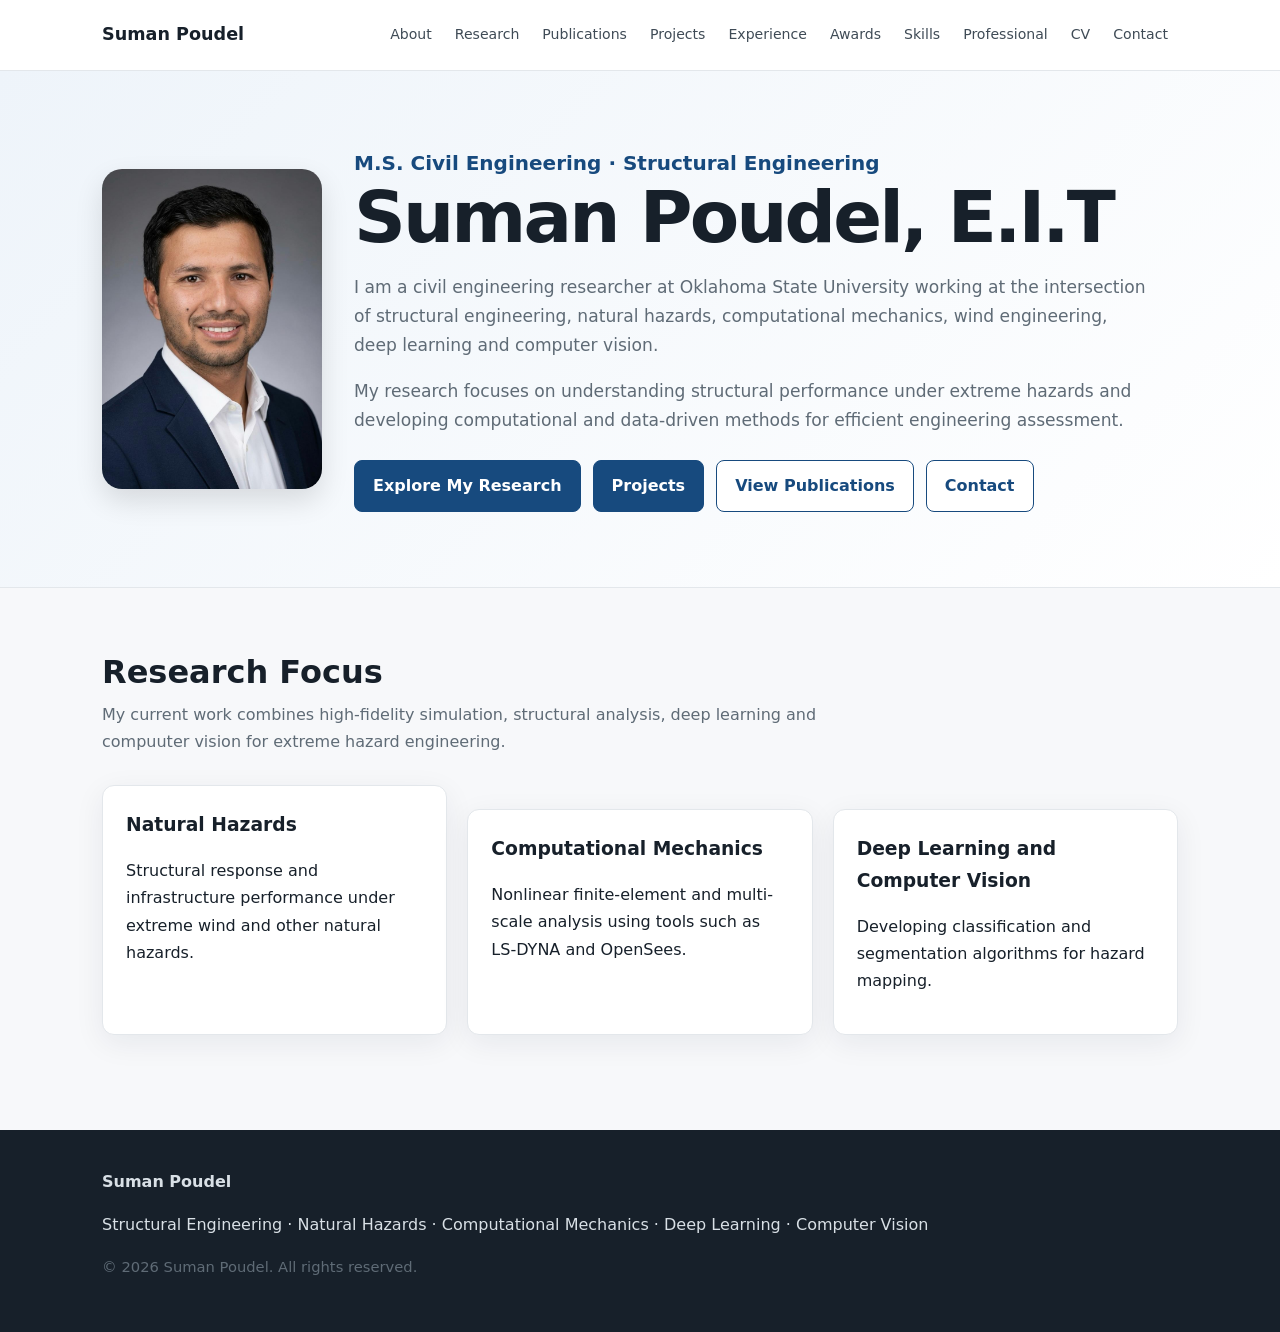
<file: index.html>
<!doctype html>
<html lang="en">
  <head>
    <meta charset="utf-8" />
    <meta content="width=device-width,initial-scale=1.0" name="viewport" />
    <meta content="Academic website of Suman Poudel" name="description" />
    <title>Home | Suman Poudel</title>
    <link href="style.css" rel="stylesheet" />
  </head>
  <body>
    <nav class="nav">
      <div class="nav-inner">
        <a class="brand" href="index.html"> Suman Poudel</a>
        <button
          aria-label="Open navigation"
          class="menu-toggle"
          onclick="toggleMenu()"
        >
          ☰
        </button>
        <div class="menu" id="menu">
          <a href="about.html"> About </a>
          <a href="research.html"> Research </a>
          <a href="publications.html"> Publications </a>
          <a href="projects.html"> Projects </a>
          <a href="experience.html"> Experience </a>
          <a href="awards.html"> Awards </a>
          <a href="skills.html"> Skills </a>
          <a href="professional.html"> Professional </a>
          <a href="cv.html"> CV </a>
          <a href="contact.html"> Contact </a>
        </div>
      </div>
    </nav>
    <main>
      <header class="hero">
        <div class="container hero-inner">
          <div class="hero-portrait">
            <img src="potrait_1.jpeg" alt="Suman Poudel portrait" />
          </div>
          <div class="hero-copy">
            <div class="subtitle">
              M.S. Civil Engineering · Structural Engineering
            </div>
            <h1>Suman Poudel, E.I.T</h1>
            <p>
              I am a civil engineering researcher at Oklahoma State University
              working at the intersection of structural engineering, natural
              hazards, computational mechanics, wind engineering, deep learning
              and computer vision.
            </p>
            <p>
              My research focuses on understanding structural performance under
              extreme hazards and developing computational and data-driven
              methods for efficient engineering assessment.
            </p>
            <div class="actions">
              <a class="btn primary" href="research.html">
                Explore My Research
              </a>
              <a class="btn primary" href="projects.html"> Projects </a>
              <a class="btn secondary" href="publications.html">
                View Publications
              </a>

              <a class="btn secondary" href="contact.html"> Contact </a>
            </div>
          </div>
        </div>
      </header>
      <section>
        <div class="container">
          <h2 class="section-title">Research Focus</h2>
          <p class="section-intro">
            My current work combines high-fidelity simulation, structural
            analysis, deep learning and compuuter vision for extreme hazard
            engineering.
          </p>
          <div class="grid three">
            <div class="card">
              <h3>Natural Hazards</h3>
              <p>
                Structural response and infrastructure performance under extreme
                wind and other natural hazards.
              </p>
            </div>
            <div class="card">
              <h3>Computational Mechanics</h3>
              <p>
                Nonlinear finite-element and multi-scale analysis using tools
                such as LS-DYNA and OpenSees.
              </p>
            </div>
            <div class="card">
              <h3>Deep Learning and Computer Vision</h3>
              <p>
                Developing classification and segmentation algorithms for hazard
                mapping.
              </p>
            </div>
          </div>
        </div>
      </section>
    </main>
    <footer>
      <div class="container">
        <strong> Suman Poudel </strong>
        <p>
          Structural Engineering · Natural Hazards · Computational Mechanics ·
          Deep Learning · Computer Vision
        </p>
        <p class="small">
          ©
          <span id="year"> </span>
          Suman Poudel. All rights reserved.
        </p>
      </div>
    </footer>
    <script>
      function toggleMenu() {
        document.getElementById("menu").classList.toggle("open");
      }
      document
        .querySelectorAll(".menu a")
        .forEach((a) =>
          a.addEventListener("click", () =>
            document.getElementById("menu").classList.remove("open"),
          ),
        );
      document.getElementById("year").textContent = new Date().getFullYear();
    </script>
  </body>
</html>
</file>
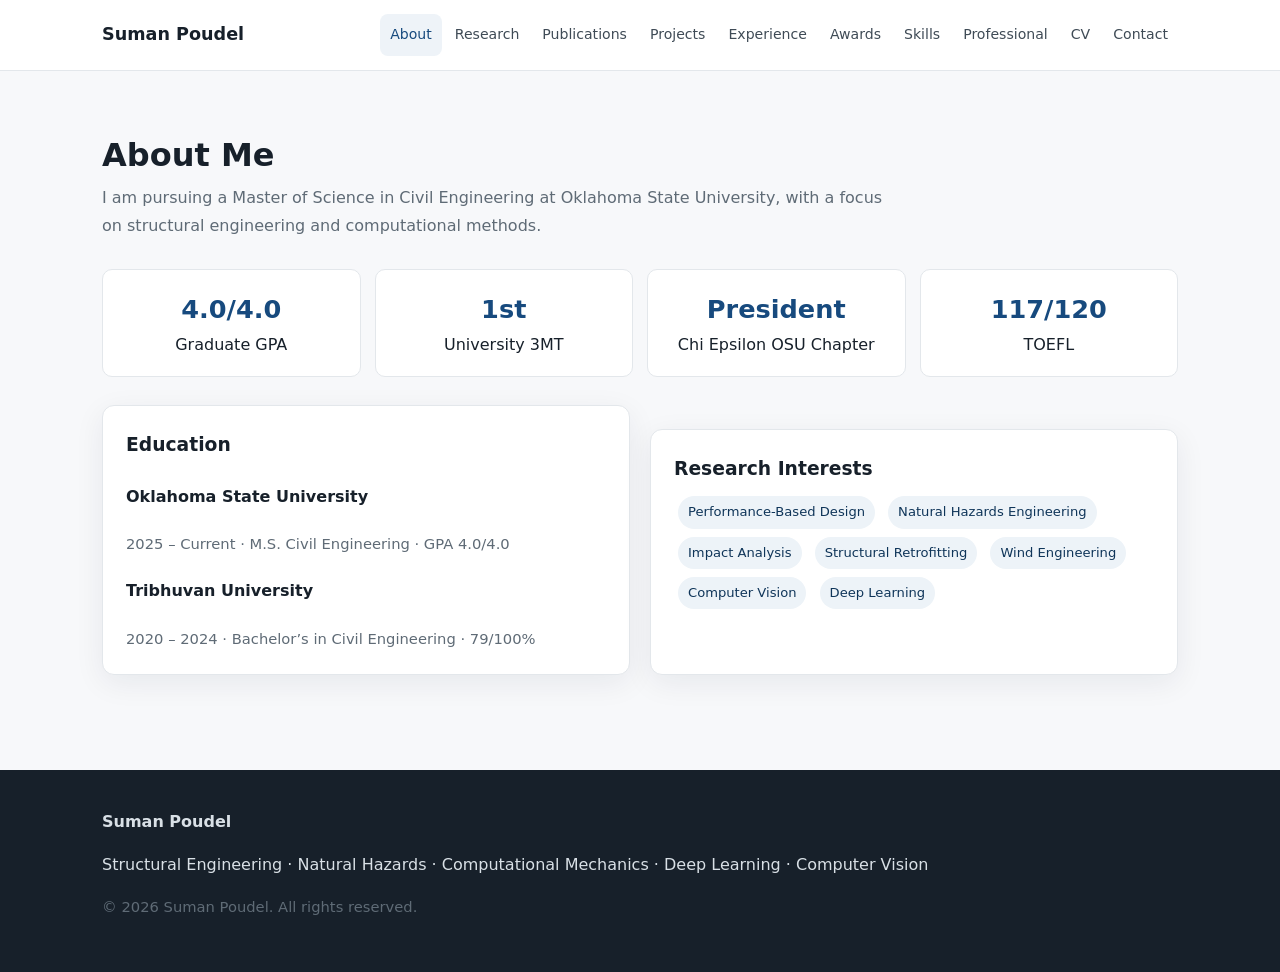
<file: about.html>
<!doctype html>
<html lang="en">
  <head>
    <meta charset="utf-8" />
    <meta content="width=device-width,initial-scale=1.0" name="viewport" />
    <meta content="Academic website of Suman Poudel" name="description" />
    <title>About | Suman Poudel</title>
    <link href="style.css" rel="stylesheet" />
  </head>
  <body>
    <nav class="nav">
      <div class="nav-inner">
        <a class="brand" href="index.html"> Suman Poudel </a>
        <button
          aria-label="Open navigation"
          class="menu-toggle"
          onclick="toggleMenu()"
        >
          ☰
        </button>
        <div class="menu" id="menu">
          <a class="active" href="about.html"> About </a>
          <a href="research.html"> Research </a>
          <a href="publications.html"> Publications </a>
          <a href="projects.html"> Projects </a>
          <a href="experience.html"> Experience </a>
          <a href="awards.html"> Awards </a>
          <a href="skills.html"> Skills </a>
          <a href="professional.html"> Professional </a>
          <a href="cv.html"> CV </a>
          <a href="contact.html"> Contact </a>
        </div>
      </div>
    </nav>
    <main>
      <section>
        <div class="container">
          <h1 class="section-title">About Me</h1>
          <p class="section-intro">
            I am pursuing a Master of Science in Civil Engineering at Oklahoma
            State University, with a focus on structural engineering and
            computational methods.
          </p>
          <div class="stats">
            <div class="stat">
              <span class="num"> 4.0/4.0 </span>
              Graduate GPA
            </div>
            <div class="stat">
              <span class="num"> 1st </span>
              University 3MT
            </div>
            <div class="stat">
              <span class="num"> President </span>
              Chi Epsilon OSU Chapter
            </div>
            <div class="stat">
              <span class="num"> 117/120 </span>
              TOEFL
            </div>
          </div>
          <div class="grid">
            <div class="card">
              <h3>Education</h3>
              <h4>Oklahoma State University</h4>
              <div class="meta">
                2025 – Current · M.S. Civil Engineering · GPA 4.0/4.0
              </div>
              <h4>Tribhuvan University</h4>
              <div class="meta">
                2020 – 2024 · Bachelor’s in Civil Engineering · 79/100%
              </div>
            </div>
            <div class="card">
              <h3>Research Interests</h3>
              <span class="tag"> Performance-Based Design </span>
              <span class="tag"> Natural Hazards Engineering </span>
              <span class="tag"> Impact Analysis </span>
              <span class="tag"> Structural Retrofitting </span>
              <span class="tag"> Wind Engineering </span>
              <span class="tag"> Computer Vision </span>
              <span class="tag"> Deep Learning </span>
            </div>
          </div>
        </div>
      </section>
    </main>
    <footer>
      <div class="container">
        <strong> Suman Poudel </strong>
        <p>
          Structural Engineering · Natural Hazards · Computational Mechanics ·
          Deep Learning · Computer Vision
        </p>
        <p class="small">
          ©
          <span id="year"> </span>
          Suman Poudel. All rights reserved.
        </p>
      </div>
    </footer>
    <script>
      function toggleMenu() {
        document.getElementById("menu").classList.toggle("open");
      }
      document
        .querySelectorAll(".menu a")
        .forEach((a) =>
          a.addEventListener("click", () =>
            document.getElementById("menu").classList.remove("open"),
          ),
        );
      document.getElementById("year").textContent = new Date().getFullYear();
    </script>
  </body>
</html>
</file>
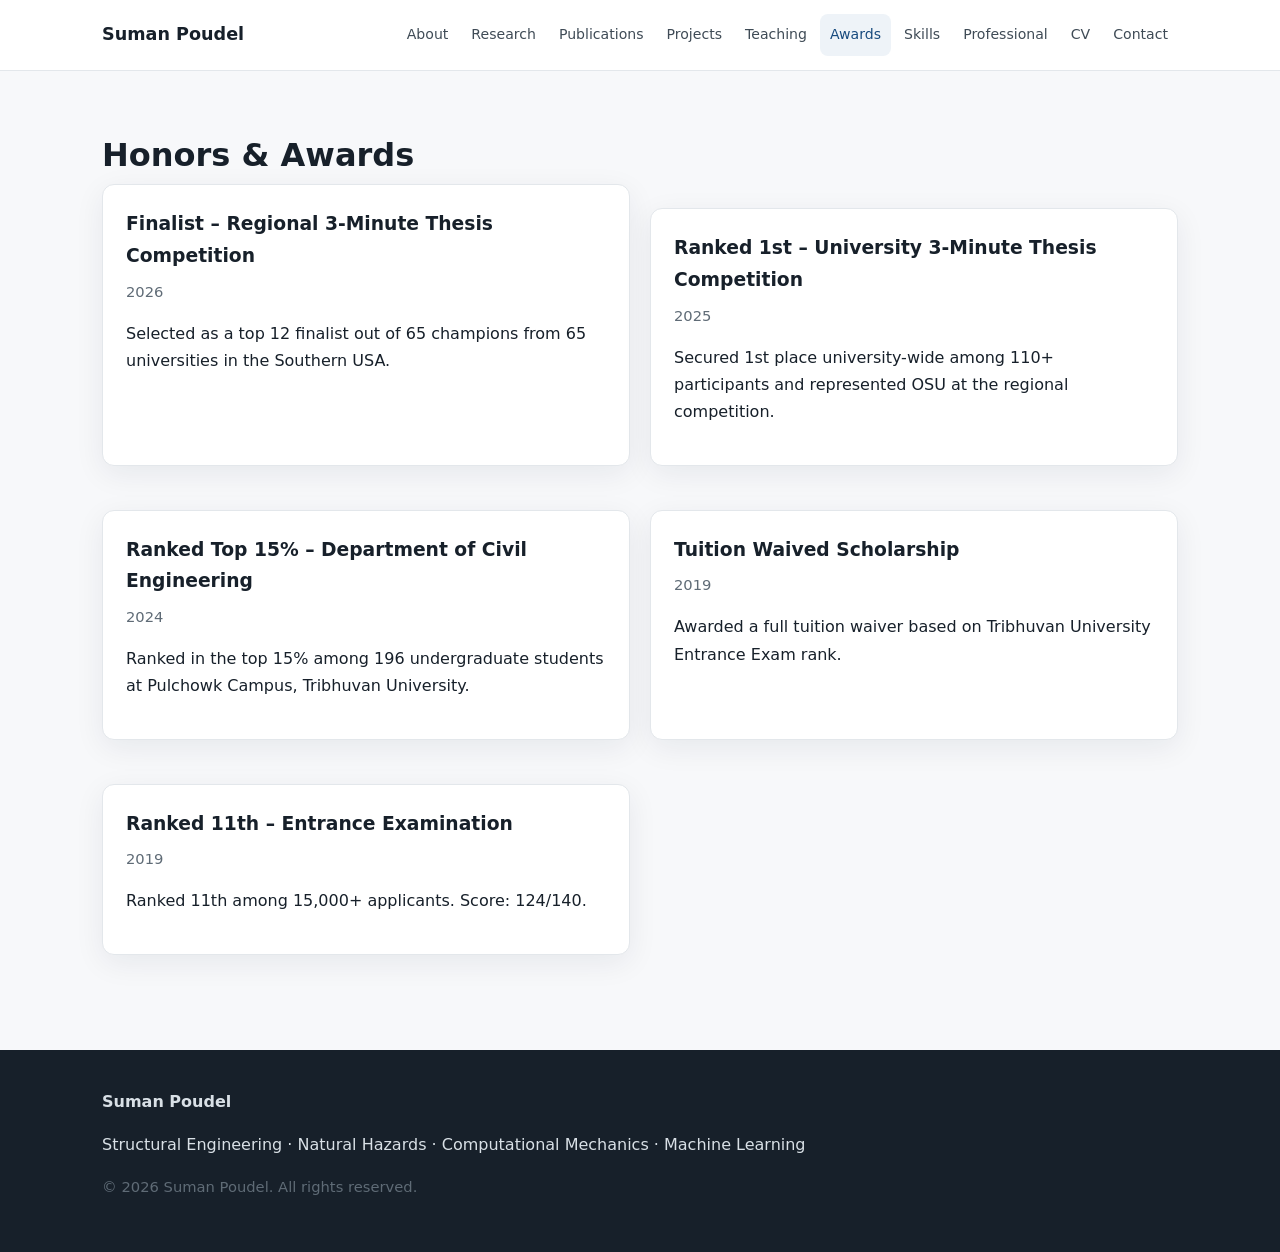
<file: awards.html>
<!DOCTYPE html><html lang="en"><head><meta charset="UTF-8"><meta name="viewport" content="width=device-width,initial-scale=1.0"><meta name="description" content="Academic website of Suman Poudel"><title>Awards | Suman Poudel</title><link rel="stylesheet" href="style.css"></head><body><nav class="nav"><div class="nav-inner"><a class="brand" href="index.html">Suman Poudel</a><button class="menu-toggle" aria-label="Open navigation" onclick="toggleMenu()">☰</button><div class="menu" id="menu">
<a href="about.html">About</a><a href="research.html">Research</a><a href="publications.html">Publications</a><a href="projects.html">Projects</a><a href="teaching.html">Teaching</a><a href="awards.html" class="active">Awards</a><a href="skills.html">Skills</a><a href="professional.html">Professional</a><a href="cv.html">CV</a><a href="contact.html">Contact</a>
</div></div></nav><main><section><div class="container"><h1 class="section-title">Honors & Awards</h1><div class="grid"><div class="card"><h3>Finalist – Regional 3-Minute Thesis Competition</h3><div class="meta">2026</div><p>Selected as a top 12 finalist out of 65 champions from 65 universities in the Southern USA.</p></div><div class="card"><h3>Ranked 1st – University 3-Minute Thesis Competition</h3><div class="meta">2025</div><p>Secured 1st place university-wide among 110+ participants and represented OSU at the regional competition.</p></div><div class="card"><h3>Ranked Top 15% – Department of Civil Engineering</h3><div class="meta">2024</div><p>Ranked in the top 15% among 196 undergraduate students at Pulchowk Campus, Tribhuvan University.</p></div><div class="card"><h3>Tuition Waived Scholarship</h3><div class="meta">2019</div><p>Awarded a full tuition waiver based on Tribhuvan University Entrance Exam rank.</p></div><div class="card"><h3>Ranked 11th – Entrance Examination</h3><div class="meta">2019</div><p>Ranked 11th among 15,000+ applicants. Score: 124/140.</p></div></div></div></section></main><footer><div class="container"><strong>Suman Poudel</strong><p>Structural Engineering · Natural Hazards · Computational Mechanics · Machine Learning</p><p class="small">© <span id="year"></span> Suman Poudel. All rights reserved.</p></div></footer><script>function toggleMenu(){document.getElementById("menu").classList.toggle("open")}document.querySelectorAll(".menu a").forEach(a=>a.addEventListener("click",()=>document.getElementById("menu").classList.remove("open")));document.getElementById("year").textContent=new Date().getFullYear();</script></body></html>
</file>
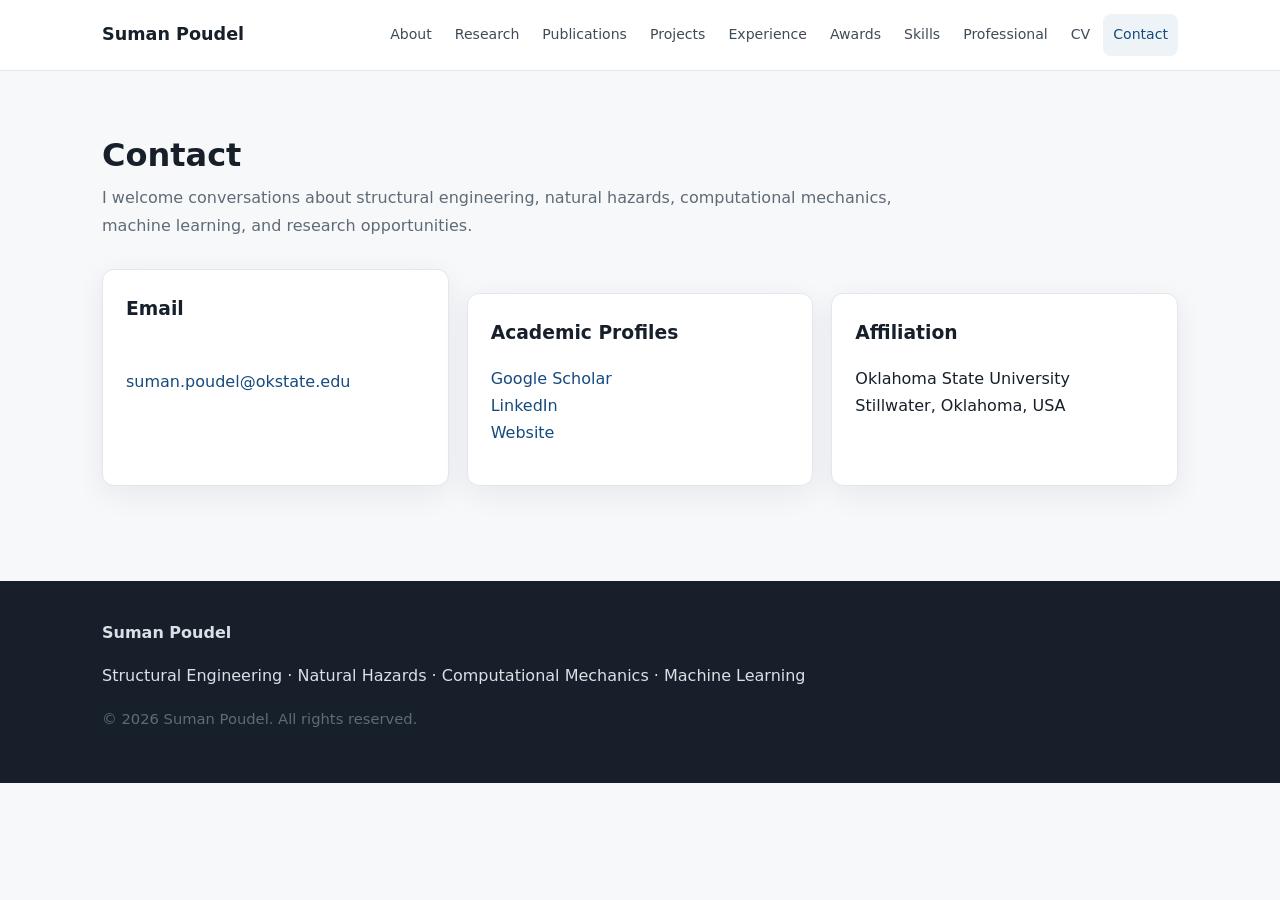
<file: contact.html>
<!doctype html>
<html lang="en">
  <head>
    <meta charset="utf-8" />
    <meta content="width=device-width,initial-scale=1.0" name="viewport" />
    <meta content="Academic website of Suman Poudel" name="description" />
    <title>Contact | Suman Poudel</title>
    <link href="style.css" rel="stylesheet" />
  </head>
  <body>
    <nav class="nav">
      <div class="nav-inner">
        <a class="brand" href="index.html"> Suman Poudel </a>
        <button
          aria-label="Open navigation"
          class="menu-toggle"
          onclick="toggleMenu()"
        >
          ☰
        </button>
        <div class="menu" id="menu">
          <a href="about.html"> About </a>
          <a href="research.html"> Research </a>
          <a href="publications.html"> Publications </a>
          <a href="projects.html"> Projects </a>
          <a href="experience.html"> Experience </a>
          <a href="awards.html"> Awards </a>
          <a href="skills.html"> Skills </a>
          <a href="professional.html"> Professional </a>
          <a href="cv.html"> CV </a>
          <a class="active" href="contact.html"> Contact </a>
        </div>
      </div>
    </nav>
    <main>
      <section>
        <div class="container">
          <h1 class="section-title">Contact</h1>
          <p class="section-intro">
            I welcome conversations about structural engineering, natural
            hazards, computational mechanics, machine learning, and research
            opportunities.
          </p>
          <div class="contact-grid">
            <div class="card">
              <h3>Email</h3>
              <p>
                <!-- <a href="mailto:poudelsuman44@gmail.com">
         poudelsuman44@gmail.com
        </a> -->
                <br />
                <a href="mailto:suman.poudel@okstate.edu">
                  suman.poudel@okstate.edu
                </a>
              </p>
            </div>
            <div class="card">
              <h3>Academic Profiles</h3>
              <p>
                <a
                  href="https://scholar.google.com/citations?user=CqsGOQgAAAAJ&amp;hl=en&amp;oi=ao"
                  target="_blank"
                >
                  Google Scholar
                </a>
                <br />
                <a href="https://www.linkedin.com/in/suman76/" target="_blank">
                  LinkedIn
                </a>
                <br />
                <a href="https://suman-poudel.github.io" target="_blank">
                  Website
                </a>
              </p>
            </div>
            <div class="card">
              <h3>Affiliation</h3>
              <p>
                Oklahoma State University
                <br />
                Stillwater, Oklahoma, USA
              </p>
            </div>
          </div>
        </div>
      </section>
    </main>
    <footer>
      <div class="container">
        <strong> Suman Poudel </strong>
        <p>
          Structural Engineering · Natural Hazards · Computational Mechanics ·
          Machine Learning
        </p>
        <p class="small">
          ©
          <span id="year"> </span>
          Suman Poudel. All rights reserved.
        </p>
      </div>
    </footer>
    <script>
      function toggleMenu() {
        document.getElementById("menu").classList.toggle("open");
      }
      document
        .querySelectorAll(".menu a")
        .forEach((a) =>
          a.addEventListener("click", () =>
            document.getElementById("menu").classList.remove("open"),
          ),
        );
      document.getElementById("year").textContent = new Date().getFullYear();
    </script>
  </body>
</html>
</file>
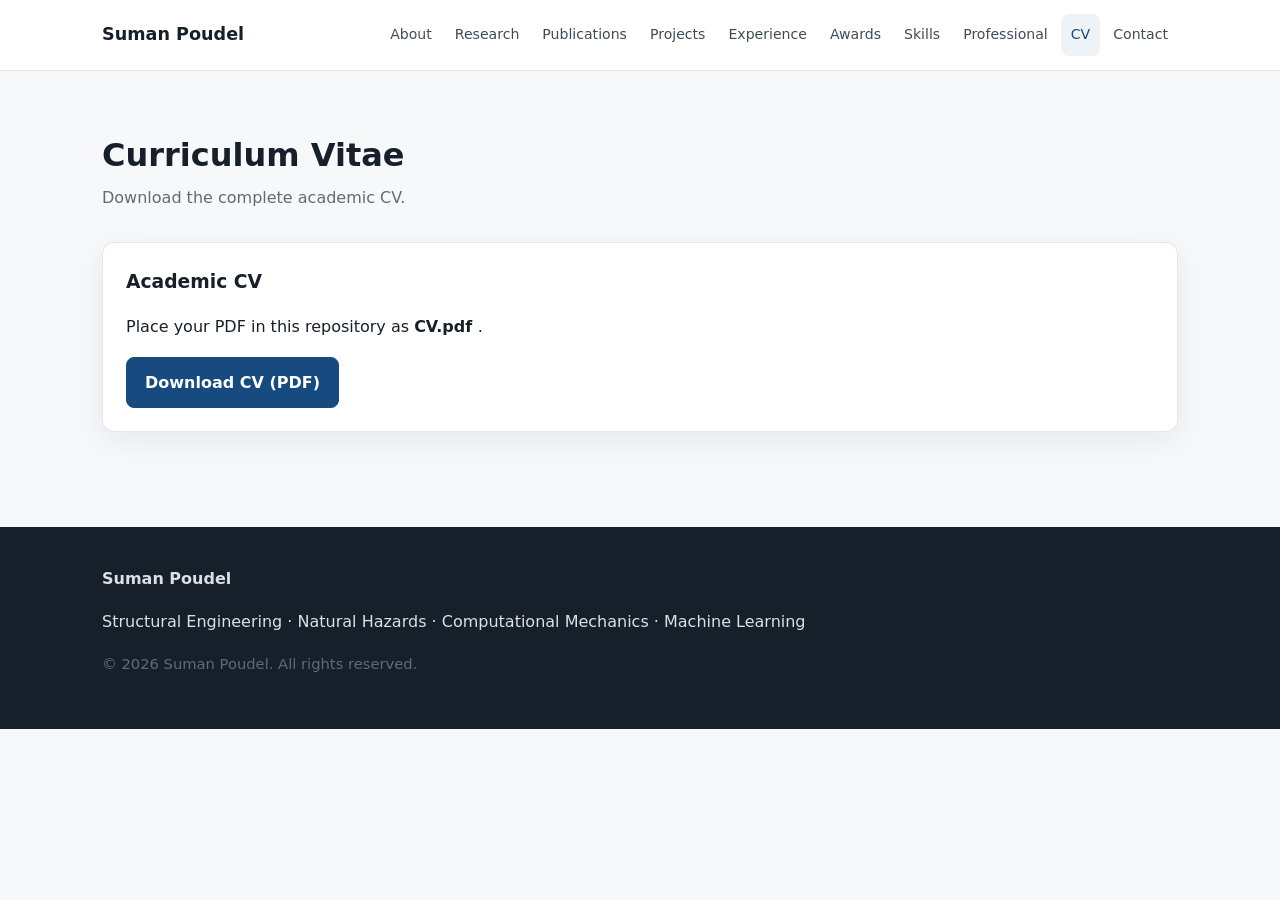
<file: cv.html>
<!doctype html>
<html lang="en">
  <head>
    <meta charset="utf-8" />
    <meta content="width=device-width,initial-scale=1.0" name="viewport" />
    <meta content="Academic website of Suman Poudel" name="description" />
    <title>CV | Suman Poudel</title>
    <link href="style.css" rel="stylesheet" />
  </head>
  <body>
    <nav class="nav">
      <div class="nav-inner">
        <a class="brand" href="index.html"> Suman Poudel </a>
        <button
          aria-label="Open navigation"
          class="menu-toggle"
          onclick="toggleMenu()"
        >
          ☰
        </button>
        <div class="menu" id="menu">
          <a href="about.html"> About </a>
          <a href="research.html"> Research </a>
          <a href="publications.html"> Publications </a>
          <a href="projects.html"> Projects </a>
          <a href="experience.html"> Experience </a>
          <a href="awards.html"> Awards </a>
          <a href="skills.html"> Skills </a>
          <a href="professional.html"> Professional </a>
          <a class="active" href="cv.html"> CV </a>
          <a href="contact.html"> Contact </a>
        </div>
      </div>
    </nav>
    <main>
      <section>
        <div class="container">
          <h1 class="section-title">Curriculum Vitae</h1>
          <p class="section-intro">Download the complete academic CV.</p>
          <div class="card">
            <h3>Academic CV</h3>
            <p>
              Place your PDF in this repository as
              <strong> CV.pdf </strong>
              .
            </p>
            <a class="btn primary" href="CV.pdf" target="_blank">
              Download CV (PDF)
            </a>
          </div>
        </div>
      </section>
    </main>
    <footer>
      <div class="container">
        <strong> Suman Poudel </strong>
        <p>
          Structural Engineering · Natural Hazards · Computational Mechanics ·
          Machine Learning
        </p>
        <p class="small">
          ©
          <span id="year"> </span>
          Suman Poudel. All rights reserved.
        </p>
      </div>
    </footer>
    <script>
      function toggleMenu() {
        document.getElementById("menu").classList.toggle("open");
      }
      document
        .querySelectorAll(".menu a")
        .forEach((a) =>
          a.addEventListener("click", () =>
            document.getElementById("menu").classList.remove("open"),
          ),
        );
      document.getElementById("year").textContent = new Date().getFullYear();
    </script>
  </body>
</html>
</file>
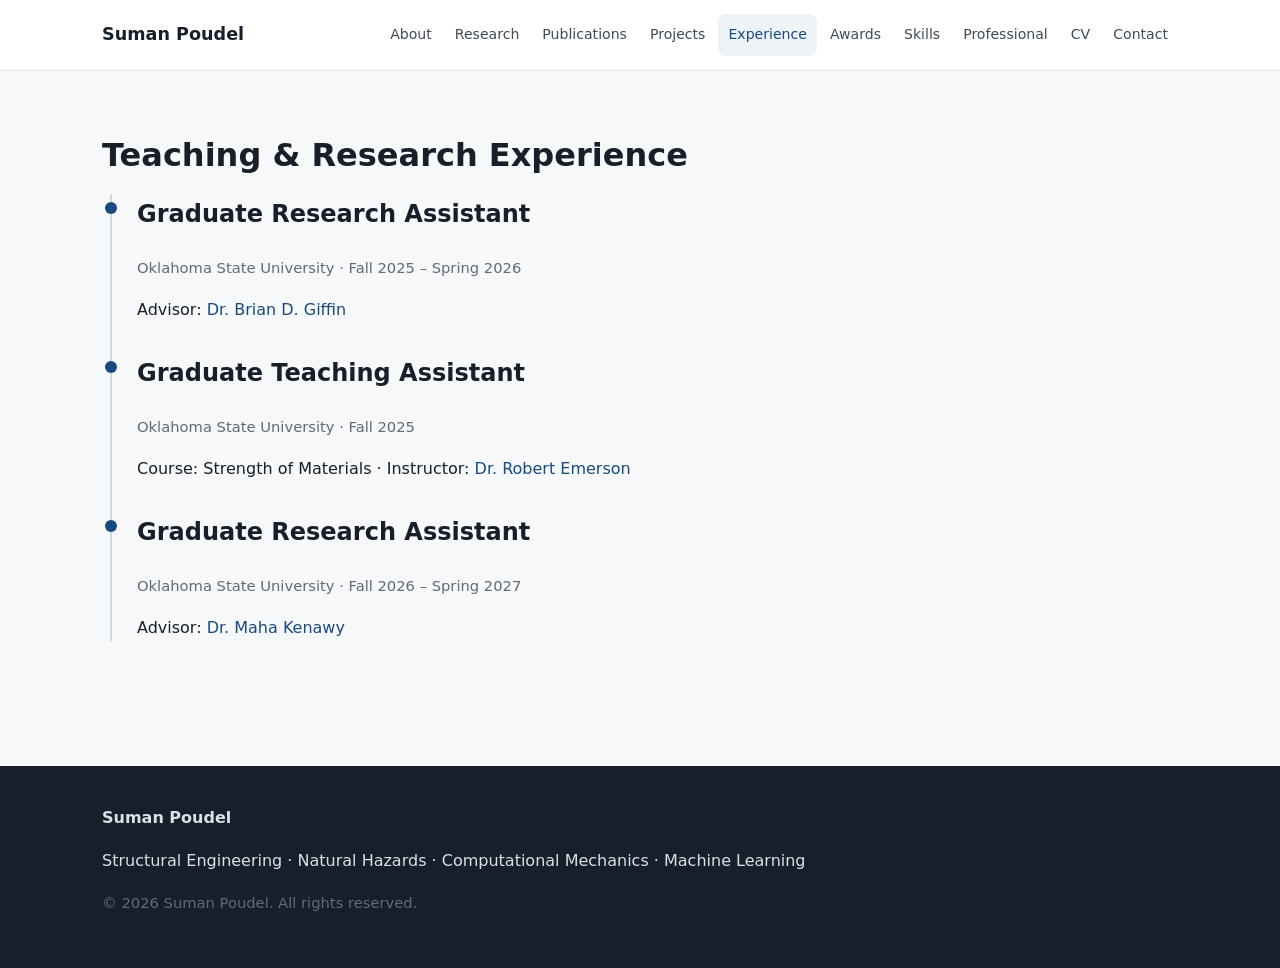
<file: experience.html>
<!doctype html>
<html lang="en">
  <head>
    <meta charset="utf-8" />
    <meta content="width=device-width,initial-scale=1.0" name="viewport" />
    <meta content="Academic website of Suman Poudel" name="description" />
    <title>Teaching | Suman Poudel</title>
    <link href="style.css" rel="stylesheet" />
  </head>
  <body>
    <nav class="nav">
      <div class="nav-inner">
        <a class="brand" href="index.html"> Suman Poudel </a>
        <button
          aria-label="Open navigation"
          class="menu-toggle"
          onclick="toggleMenu()"
        >
          ☰
        </button>
        <div class="menu" id="menu">
          <a href="about.html"> About </a>
          <a href="research.html"> Research </a>
          <a href="publications.html"> Publications </a>
          <a href="projects.html"> Projects </a>
          <a class="active" href="experience.html"> Experience </a>
          <a href="awards.html"> Awards </a>
          <a href="skills.html"> Skills </a>
          <a href="professional.html"> Professional </a>
          <a href="cv.html"> CV </a>
          <a href="contact.html"> Contact </a>
        </div>
      </div>
    </nav>

    <main>
      <section>
        <div class="container">
          <h1 class="section-title">Teaching &amp; Research Experience</h1>
          <div class="timeline">
            <div class="timeline-item">
              <h2>Graduate Research Assistant</h2>
              <div class="meta">
                Oklahoma State University · Fall 2025 – Spring 2026
              </div>
              <p>
                Advisor:
                <a href="https://bdgiffin.github.io/" target="_blank">
                  Dr. Brian D. Giffin
                </a>
              </p>
            </div>

            <div class="timeline-item">
              <h2>Graduate Teaching Assistant</h2>
              <div class="meta">Oklahoma State University · Fall 2025</div>
              <p>
                Course: Strength of Materials · Instructor:
                <a
                  href="https://experts.okstate.edu/robert-emerson"
                  target="_blank"
                >
                  Dr. Robert Emerson
                </a>
              </p>
            </div>

            <div class="timeline-item">
              <h2>Graduate Research Assistant</h2>
              <div class="meta">
                Oklahoma State University · Fall 2026 – Spring 2027
              </div>
              <p>
                Advisor:
                <a href="https://www.mahakenawy.com/" target="_blank">
                  Dr. Maha Kenawy
                </a>
              </p>
            </div>
          </div>
        </div>
      </section>
    </main>
    <footer>
      <div class="container">
        <strong> Suman Poudel </strong>
        <p>
          Structural Engineering · Natural Hazards · Computational Mechanics ·
          Machine Learning
        </p>
        <p class="small">
          ©
          <span id="year"> </span>
          Suman Poudel. All rights reserved.
        </p>
      </div>
    </footer>
    <script>
      function toggleMenu() {
        document.getElementById("menu").classList.toggle("open");
      }
      document
        .querySelectorAll(".menu a")
        .forEach((a) =>
          a.addEventListener("click", () =>
            document.getElementById("menu").classList.remove("open"),
          ),
        );
      document.getElementById("year").textContent = new Date().getFullYear();
    </script>
  </body>
</html>
</file>
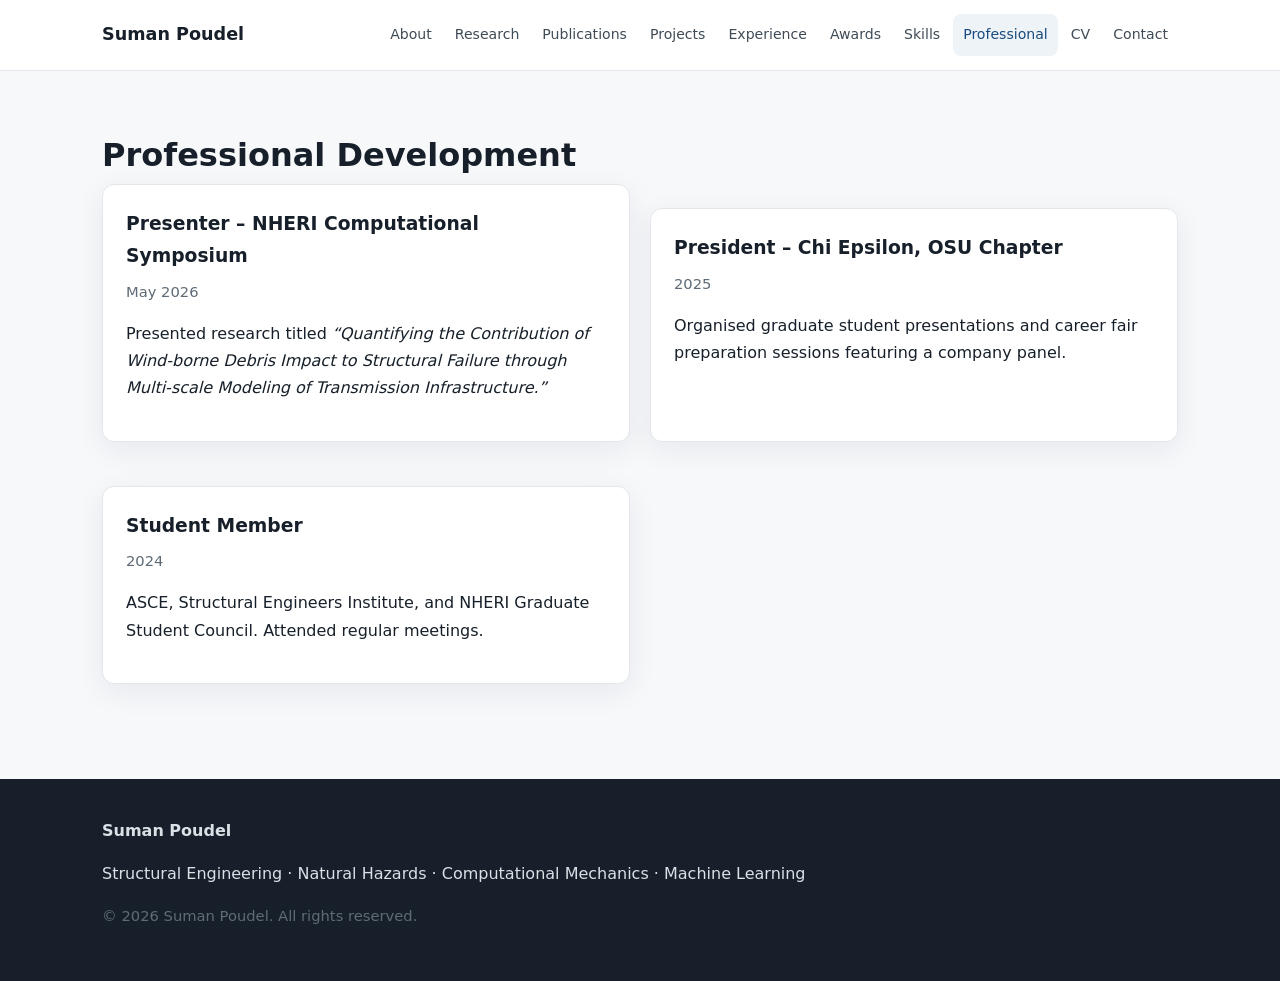
<file: professional.html>
<!doctype html>
<html lang="en">
  <head>
    <meta charset="utf-8" />
    <meta content="width=device-width,initial-scale=1.0" name="viewport" />
    <meta content="Academic website of Suman Poudel" name="description" />
    <title>Professional Development | Suman Poudel</title>
    <link href="style.css" rel="stylesheet" />
  </head>
  <body>
    <nav class="nav">
      <div class="nav-inner">
        <a class="brand" href="index.html"> Suman Poudel </a>
        <button
          aria-label="Open navigation"
          class="menu-toggle"
          onclick="toggleMenu()"
        >
          ☰
        </button>
        <div class="menu" id="menu">
          <a href="about.html"> About </a>
          <a href="research.html"> Research </a>
          <a href="publications.html"> Publications </a>
          <a href="projects.html"> Projects </a>
          <a href="experience.html"> Experience </a>
          <a href="awards.html"> Awards </a>
          <a href="skills.html"> Skills </a>
          <a class="active" href="professional.html"> Professional </a>
          <a href="cv.html"> CV </a>
          <a href="contact.html"> Contact </a>
        </div>
      </div>
    </nav>
    <main>
      <section>
        <div class="container">
          <h1 class="section-title">Professional Development</h1>
          <div class="grid">
            <div class="card">
              <h3>Presenter – NHERI Computational Symposium</h3>
              <div class="meta">May 2026</div>
              <p>
                Presented research titled
                <em>
                  “Quantifying the Contribution of Wind-borne Debris Impact to
                  Structural Failure through Multi-scale Modeling of
                  Transmission Infrastructure.”
                </em>
              </p>
            </div>
            <div class="card">
              <h3>President – Chi Epsilon, OSU Chapter</h3>
              <div class="meta">2025</div>
              <p>
                Organised graduate student presentations and career fair
                preparation sessions featuring a company panel.
              </p>
            </div>
            <div class="card">
              <h3>Student Member</h3>
              <div class="meta">2024</div>
              <p>
                ASCE, Structural Engineers Institute, and NHERI Graduate Student
                Council. Attended regular meetings.
              </p>
            </div>
          </div>
        </div>
      </section>
    </main>
    <footer>
      <div class="container">
        <strong> Suman Poudel </strong>
        <p>
          Structural Engineering · Natural Hazards · Computational Mechanics ·
          Machine Learning
        </p>
        <p class="small">
          ©
          <span id="year"> </span>
          Suman Poudel. All rights reserved.
        </p>
      </div>
    </footer>
    <script>
      function toggleMenu() {
        document.getElementById("menu").classList.toggle("open");
      }
      document
        .querySelectorAll(".menu a")
        .forEach((a) =>
          a.addEventListener("click", () =>
            document.getElementById("menu").classList.remove("open"),
          ),
        );
      document.getElementById("year").textContent = new Date().getFullYear();
    </script>
  </body>
</html>
</file>
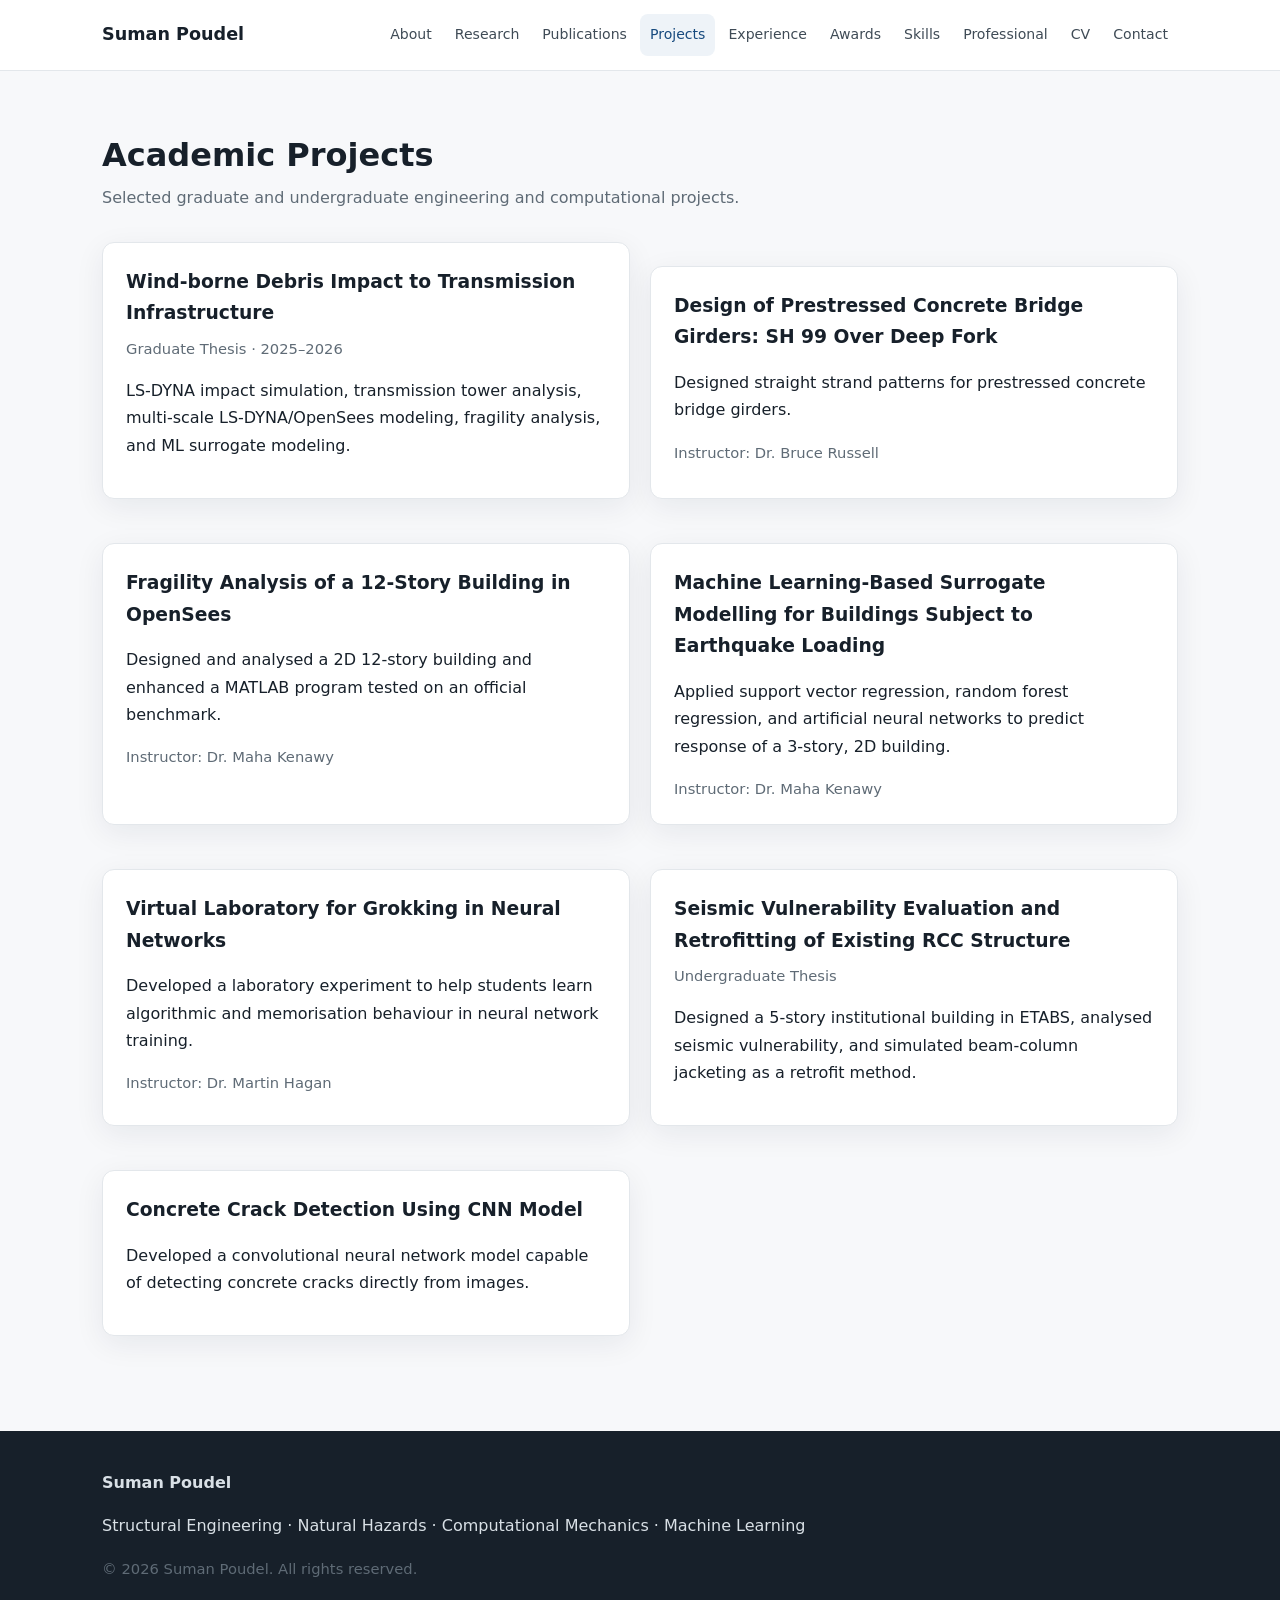
<file: projects.html>
<!doctype html>
<html lang="en">
  <head>
    <meta charset="utf-8" />
    <meta content="width=device-width,initial-scale=1.0" name="viewport" />
    <meta content="Academic website of Suman Poudel" name="description" />
    <title>Projects | Suman Poudel</title>
    <link href="style.css" rel="stylesheet" />
  </head>
  <body>
    <nav class="nav">
      <div class="nav-inner">
        <a class="brand" href="index.html"> Suman Poudel </a>
        <button
          aria-label="Open navigation"
          class="menu-toggle"
          onclick="toggleMenu()"
        >
          ☰
        </button>
        <div class="menu" id="menu">
          <a href="about.html"> About </a>
          <a href="research.html"> Research </a>
          <a href="publications.html"> Publications </a>
          <a class="active" href="projects.html"> Projects </a>
          <a href="experience.html"> Experience </a>
          <a href="awards.html"> Awards </a>
          <a href="skills.html"> Skills </a>
          <a href="professional.html"> Professional </a>
          <a href="cv.html"> CV </a>
          <a href="contact.html"> Contact </a>
        </div>
      </div>
    </nav>
    <main>
      <section>
        <div class="container">
          <h1 class="section-title">Academic Projects</h1>
          <p class="section-intro">
            Selected graduate and undergraduate engineering and computational
            projects.
          </p>
          <div class="grid">
            <div class="card">
              <h3>Wind-borne Debris Impact to Transmission Infrastructure</h3>
              <div class="meta">Graduate Thesis · 2025–2026</div>
              <p>
                LS-DYNA impact simulation, transmission tower analysis,
                multi-scale LS-DYNA/OpenSees modeling, fragility analysis, and
                ML surrogate modeling.
              </p>
            </div>
            <div class="card">
              <h3>
                Design of Prestressed Concrete Bridge Girders: SH 99 Over Deep
                Fork
              </h3>
              <p>
                Designed straight strand patterns for prestressed concrete
                bridge girders.
              </p>
              <div class="meta">Instructor: Dr. Bruce Russell</div>
            </div>
            <div class="card">
              <h3>Fragility Analysis of a 12-Story Building in OpenSees</h3>
              <p>
                Designed and analysed a 2D 12-story building and enhanced a
                MATLAB program tested on an official benchmark.
              </p>
              <div class="meta">Instructor: Dr. Maha Kenawy</div>
            </div>
            <div class="card">
              <h3>
                Machine Learning-Based Surrogate Modelling for Buildings Subject
                to Earthquake Loading
              </h3>
              <p>
                Applied support vector regression, random forest regression, and
                artificial neural networks to predict response of a 3-story, 2D
                building.
              </p>
              <div class="meta">Instructor: Dr. Maha Kenawy</div>
            </div>
            <div class="card">
              <h3>Virtual Laboratory for Grokking in Neural Networks</h3>
              <p>
                Developed a laboratory experiment to help students learn
                algorithmic and memorisation behaviour in neural network
                training.
              </p>
              <div class="meta">Instructor: Dr. Martin Hagan</div>
            </div>
            <div class="card">
              <h3>
                Seismic Vulnerability Evaluation and Retrofitting of Existing
                RCC Structure
              </h3>
              <div class="meta">Undergraduate Thesis</div>
              <p>
                Designed a 5-story institutional building in ETABS, analysed
                seismic vulnerability, and simulated beam-column jacketing as a
                retrofit method.
              </p>
            </div>
            <div class="card">
              <h3>Concrete Crack Detection Using CNN Model</h3>
              <p>
                Developed a convolutional neural network model capable of
                detecting concrete cracks directly from images.
              </p>
            </div>
          </div>
        </div>
      </section>
    </main>
    <footer>
      <div class="container">
        <strong> Suman Poudel </strong>
        <p>
          Structural Engineering · Natural Hazards · Computational Mechanics ·
          Machine Learning
        </p>
        <p class="small">
          ©
          <span id="year"> </span>
          Suman Poudel. All rights reserved.
        </p>
      </div>
    </footer>
    <script>
      function toggleMenu() {
        document.getElementById("menu").classList.toggle("open");
      }
      document
        .querySelectorAll(".menu a")
        .forEach((a) =>
          a.addEventListener("click", () =>
            document.getElementById("menu").classList.remove("open"),
          ),
        );
      document.getElementById("year").textContent = new Date().getFullYear();
    </script>
  </body>
</html>
</file>
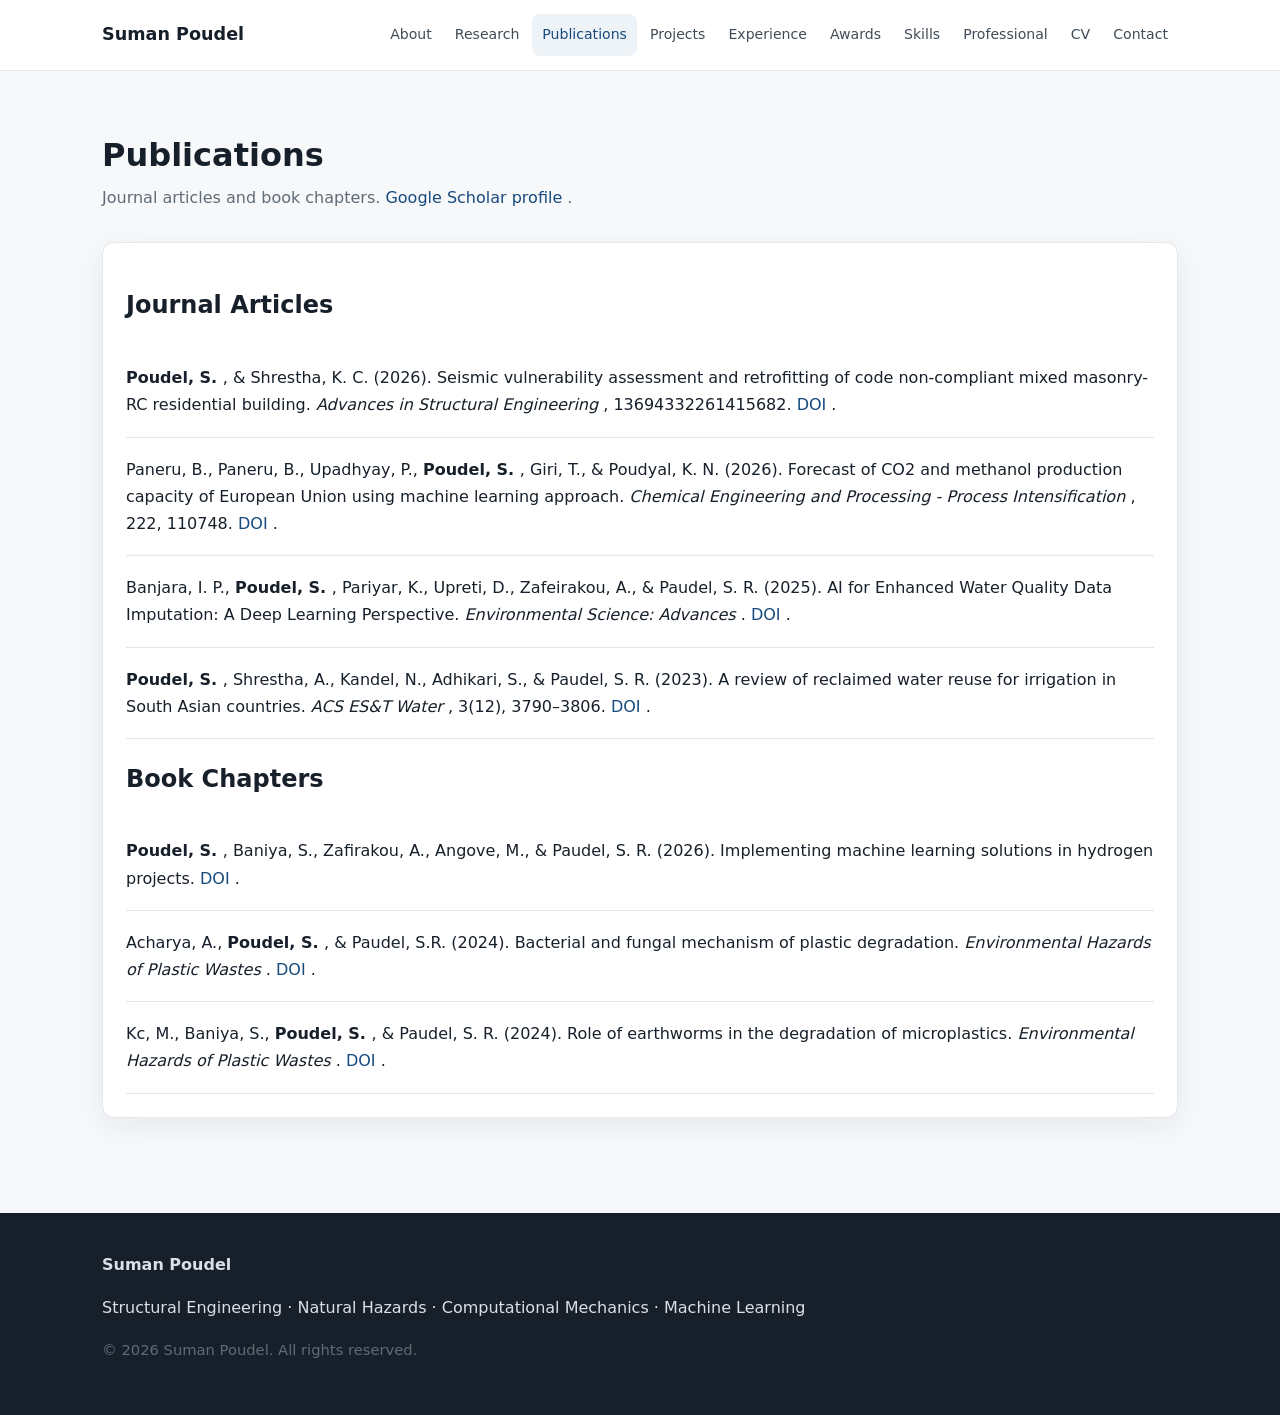
<file: publications.html>
<!doctype html>
<html lang="en">
  <head>
    <meta charset="utf-8" />
    <meta content="width=device-width,initial-scale=1.0" name="viewport" />
    <meta content="Academic website of Suman Poudel" name="description" />
    <title>Publications | Suman Poudel</title>
    <link href="style.css" rel="stylesheet" />
  </head>
  <body>
    <nav class="nav">
      <div class="nav-inner">
        <a class="brand" href="index.html"> Suman Poudel </a>
        <button
          aria-label="Open navigation"
          class="menu-toggle"
          onclick="toggleMenu()"
        >
          ☰
        </button>
        <div class="menu" id="menu">
          <a href="about.html"> About </a>
          <a href="research.html"> Research </a>
          <a class="active" href="publications.html"> Publications </a>
          <a href="projects.html"> Projects </a>
          <a href="experience.html"> Experience </a>
          <a href="awards.html"> Awards </a>
          <a href="skills.html"> Skills </a>
          <a href="professional.html"> Professional </a>
          <a href="cv.html"> CV </a>
          <a href="contact.html"> Contact </a>
        </div>
      </div>
    </nav>
    <main>
      <section>
        <div class="container">
          <h1 class="section-title">Publications</h1>
          <p class="section-intro">
            Journal articles and book chapters.
            <a
              href="https://scholar.google.com/citations?user=CqsGOQgAAAAJ&amp;hl=en&amp;oi=ao"
              target="_blank"
            >
              Google Scholar profile
            </a>
            .
          </p>
          <div class="card">
            <h2>Journal Articles</h2>
            <div class="pub">
              <strong> Poudel, S. </strong>
              , &amp; Shrestha, K. C. (2026). Seismic vulnerability assessment
              and retrofitting of code non-compliant mixed masonry-RC
              residential building.
              <em> Advances in Structural Engineering </em>
              , 13694332261415682.
              <a href="https://doi.org/10.1177/13694332261415682"> DOI </a>
              .
            </div>
            <div class="pub">
              Paneru, B., Paneru, B., Upadhyay, P.,
              <strong> Poudel, S. </strong>
              , Giri, T., &amp; Poudyal, K. N. (2026). Forecast of CO2 and
              methanol production capacity of European Union using machine
              learning approach.
              <em>
                Chemical Engineering and Processing - Process Intensification
              </em>
              , 222, 110748.
              <a href="https://doi.org/10.1016/j.cep.2026.110748"> DOI </a>
              .
            </div>
            <div class="pub">
              Banjara, I. P.,
              <strong> Poudel, S. </strong>
              , Pariyar, K., Upreti, D., Zafeirakou, A., &amp; Paudel, S. R.
              (2025). AI for Enhanced Water Quality Data Imputation: A Deep
              Learning Perspective.
              <em> Environmental Science: Advances </em>
              .
              <a href="https://doi.org/10.1039/D4VA00367E"> DOI </a>
              .
            </div>
            <div class="pub">
              <strong> Poudel, S. </strong>
              , Shrestha, A., Kandel, N., Adhikari, S., &amp; Paudel, S. R.
              (2023). A review of reclaimed water reuse for irrigation in South
              Asian countries.
              <em> ACS ES&amp;T Water </em>
              , 3(12), 3790–3806.
              <a href="https://doi.org/10.1021/acsestwater.3c00487"> DOI </a>
              .
            </div>
            <h2>Book Chapters</h2>
            <div class="pub">
              <strong> Poudel, S. </strong>
              , Baniya, S., Zafirakou, A., Angove, M., &amp; Paudel, S. R.
              (2026). Implementing machine learning solutions in hydrogen
              projects.
              <a href="https://doi.org/10.1016/B978-0-443-34090-1.00018-X">
                DOI
              </a>
              .
            </div>
            <div class="pub">
              Acharya, A.,
              <strong> Poudel, S. </strong>
              , &amp; Paudel, S.R. (2024). Bacterial and fungal mechanism of
              plastic degradation.
              <em> Environmental Hazards of Plastic Wastes </em>
              .
              <a href="https://doi.org/10.1016/B978-0-443-23599-3.00015-0">
                DOI
              </a>
              .
            </div>
            <div class="pub">
              Kc, M., Baniya, S.,
              <strong> Poudel, S. </strong>
              , &amp; Paudel, S. R. (2024). Role of earthworms in the
              degradation of microplastics.
              <em> Environmental Hazards of Plastic Wastes </em>
              .
              <a href="https://doi.org/10.1016/B978-0-443-23599-3.00016-2">
                DOI
              </a>
              .
            </div>
          </div>
        </div>
      </section>
    </main>
    <footer>
      <div class="container">
        <strong> Suman Poudel </strong>
        <p>
          Structural Engineering · Natural Hazards · Computational Mechanics ·
          Machine Learning
        </p>
        <p class="small">
          ©
          <span id="year"> </span>
          Suman Poudel. All rights reserved.
        </p>
      </div>
    </footer>
    <script>
      function toggleMenu() {
        document.getElementById("menu").classList.toggle("open");
      }
      document
        .querySelectorAll(".menu a")
        .forEach((a) =>
          a.addEventListener("click", () =>
            document.getElementById("menu").classList.remove("open"),
          ),
        );
      document.getElementById("year").textContent = new Date().getFullYear();
    </script>
  </body>
</html>
</file>
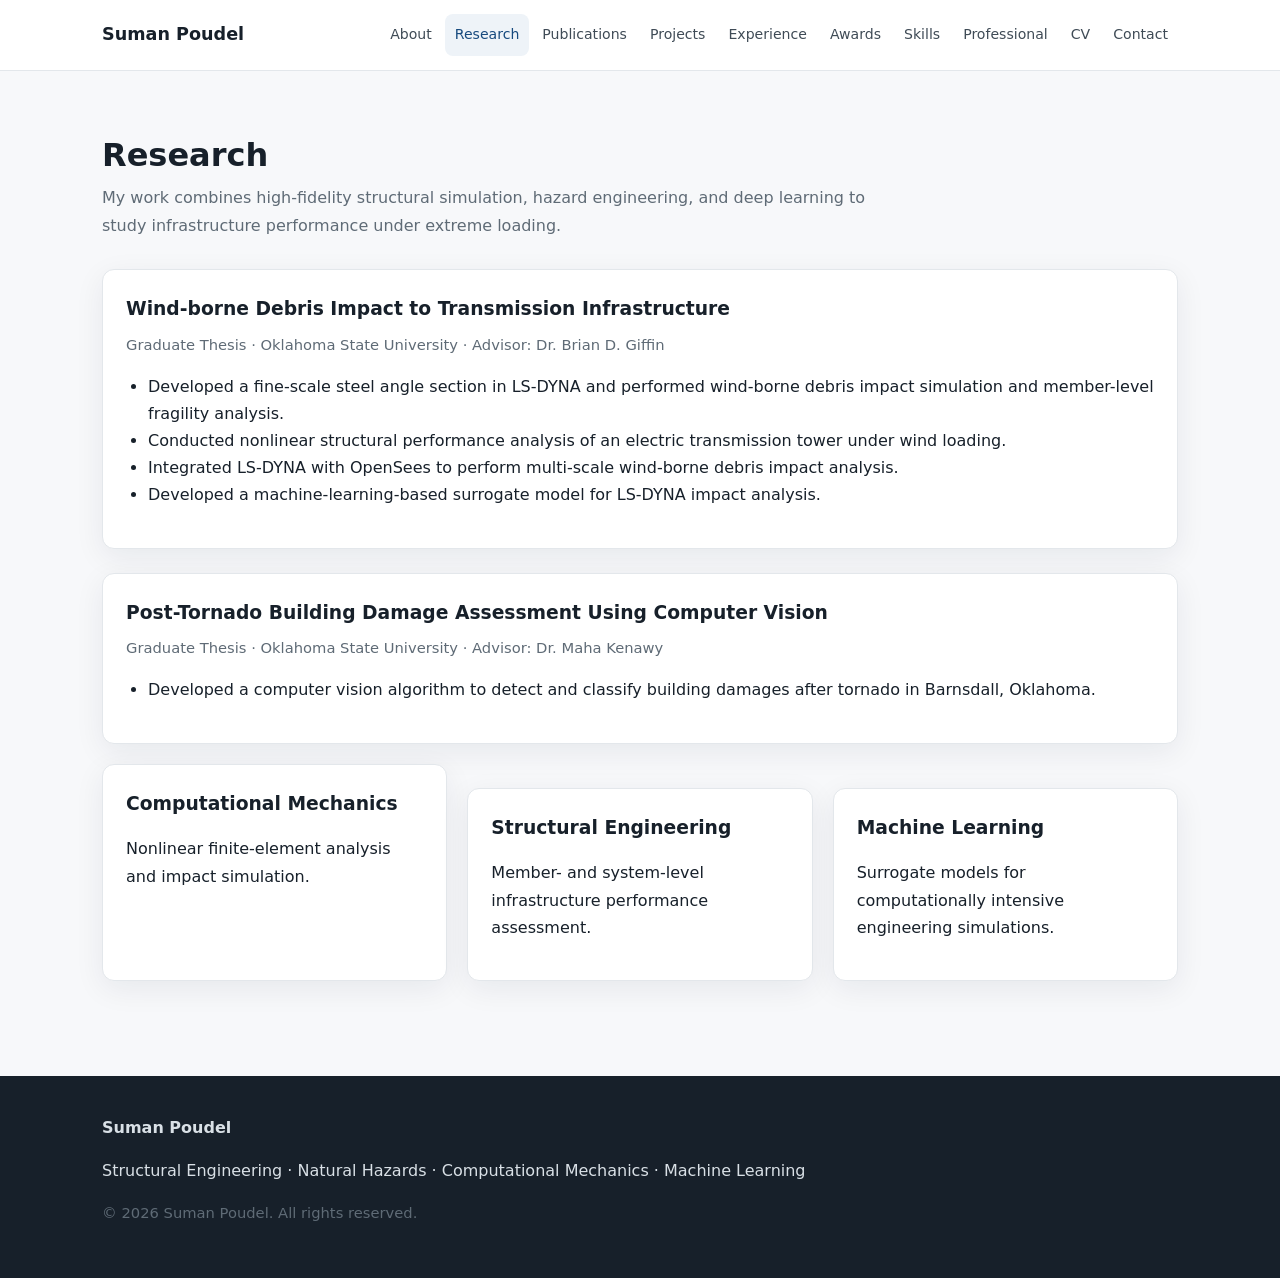
<file: research.html>
<!doctype html>
<html lang="en">
  <head>
    <meta charset="utf-8" />
    <meta content="width=device-width,initial-scale=1.0" name="viewport" />
    <meta content="Academic website of Suman Poudel" name="description" />
    <title>Research | Suman Poudel</title>
    <link href="style.css" rel="stylesheet" />
  </head>
  <body>
    <nav class="nav">
      <div class="nav-inner">
        <a class="brand" href="index.html"> Suman Poudel </a>
        <button
          aria-label="Open navigation"
          class="menu-toggle"
          onclick="toggleMenu()"
        >
          ☰
        </button>
        <div class="menu" id="menu">
          <a href="about.html"> About </a>
          <a class="active" href="research.html"> Research </a>
          <a href="publications.html"> Publications </a>
          <a href="projects.html"> Projects </a>
          <a href="experience.html"> Experience </a>
          <a href="awards.html"> Awards </a>
          <a href="skills.html"> Skills </a>
          <a href="professional.html"> Professional </a>
          <a href="cv.html"> CV </a>
          <a href="contact.html"> Contact </a>
        </div>
      </div>
    </nav>
    <main>
      <section>
        <div class="container">
          <h1 class="section-title">Research</h1>
          <p class="section-intro">
            My work combines high-fidelity structural simulation, hazard
            engineering, and deep learning to study infrastructure performance
            under extreme loading.
          </p>

          <div class="card">
            <h3>Wind-borne Debris Impact to Transmission Infrastructure</h3>
            <div class="meta">
              Graduate Thesis · Oklahoma State University · Advisor: Dr. Brian
              D. Giffin
            </div>
            <ul>
              <li>
                Developed a fine-scale steel angle section in LS-DYNA and
                performed wind-borne debris impact simulation and member-level
                fragility analysis.
              </li>
              <li>
                Conducted nonlinear structural performance analysis of an
                electric transmission tower under wind loading.
              </li>
              <li>
                Integrated LS-DYNA with OpenSees to perform multi-scale
                wind-borne debris impact analysis.
              </li>
              <li>
                Developed a machine-learning-based surrogate model for LS-DYNA
                impact analysis.
              </li>
            </ul>
          </div>

          <div class="card">
            <h3>
              Post-Tornado Building Damage Assessment Using Computer Vision
            </h3>
            <div class="meta">
              Graduate Thesis · Oklahoma State University · Advisor: Dr. Maha
              Kenawy
            </div>
            <ul>
              <li>
                Developed a computer vision algorithm to detect and classify
                building damages after tornado in Barnsdall, Oklahoma.
              </li>
            </ul>
          </div>

          <div class="grid three" style="margin-top: 20px">
            <div class="card">
              <h3>Computational Mechanics</h3>
              <p>Nonlinear finite-element analysis and impact simulation.</p>
            </div>
            <div class="card">
              <h3>Structural Engineering</h3>
              <p>
                Member- and system-level infrastructure performance assessment.
              </p>
            </div>
            <div class="card">
              <h3>Machine Learning</h3>
              <p>
                Surrogate models for computationally intensive engineering
                simulations.
              </p>
            </div>
          </div>
        </div>
      </section>
    </main>
    <footer>
      <div class="container">
        <strong> Suman Poudel </strong>
        <p>
          Structural Engineering · Natural Hazards · Computational Mechanics ·
          Machine Learning
        </p>
        <p class="small">
          ©
          <span id="year"> </span>
          Suman Poudel. All rights reserved.
        </p>
      </div>
    </footer>
    <script>
      function toggleMenu() {
        document.getElementById("menu").classList.toggle("open");
      }
      document
        .querySelectorAll(".menu a")
        .forEach((a) =>
          a.addEventListener("click", () =>
            document.getElementById("menu").classList.remove("open"),
          ),
        );
      document.getElementById("year").textContent = new Date().getFullYear();
    </script>
  </body>
</html>
</file>
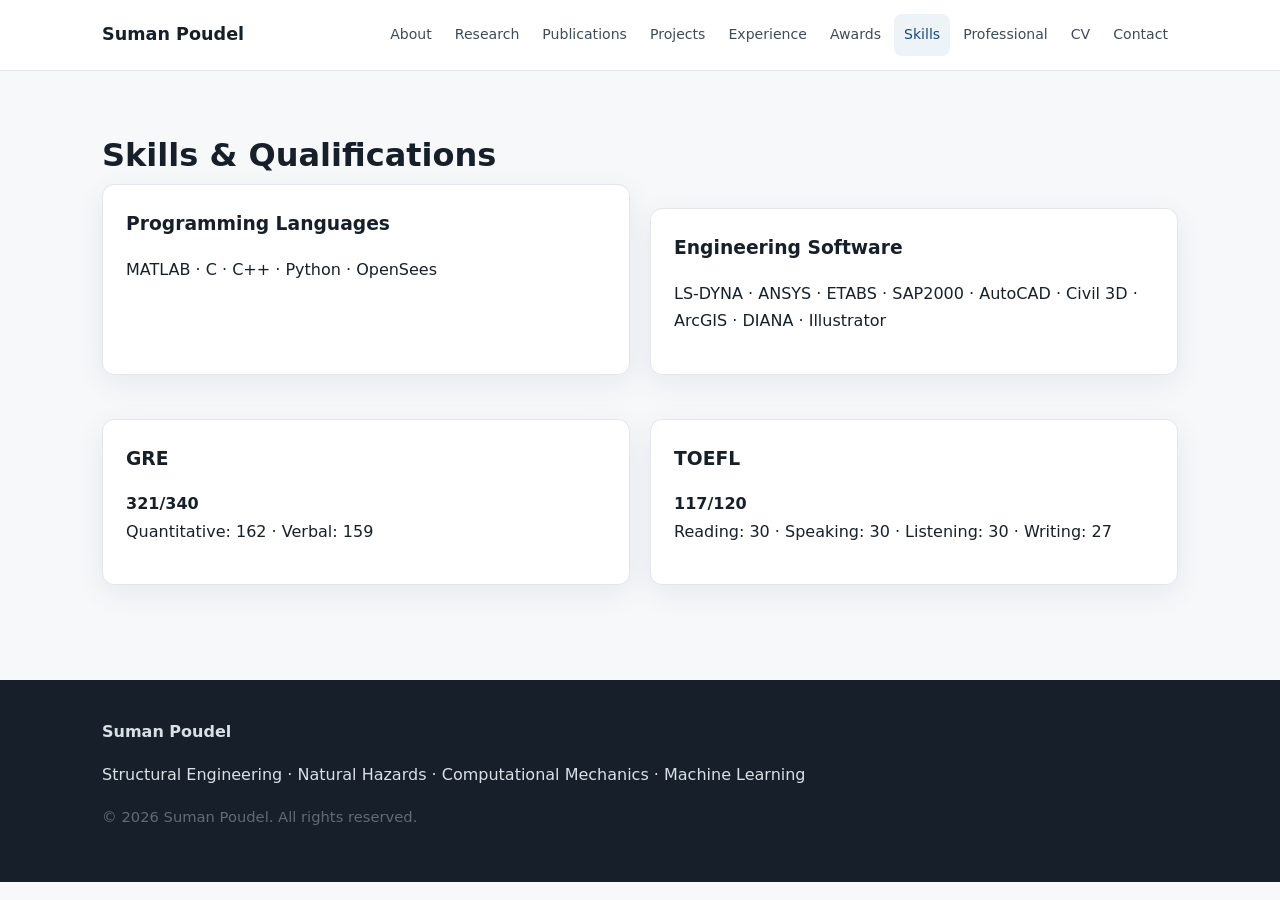
<file: skills.html>
<!doctype html>
<html lang="en">
  <head>
    <meta charset="utf-8" />
    <meta content="width=device-width,initial-scale=1.0" name="viewport" />
    <meta content="Academic website of Suman Poudel" name="description" />
    <title>Skills | Suman Poudel</title>
    <link href="style.css" rel="stylesheet" />
  </head>
  <body>
    <nav class="nav">
      <div class="nav-inner">
        <a class="brand" href="index.html"> Suman Poudel </a>
        <button
          aria-label="Open navigation"
          class="menu-toggle"
          onclick="toggleMenu()"
        >
          ☰
        </button>
        <div class="menu" id="menu">
          <a href="about.html"> About </a>
          <a href="research.html"> Research </a>
          <a href="publications.html"> Publications </a>
          <a href="projects.html"> Projects </a>
          <a href="experience.html"> Experience </a>
          <a href="awards.html"> Awards </a>
          <a class="active" href="skills.html"> Skills </a>
          <a href="professional.html"> Professional </a>
          <a href="cv.html"> CV </a>
          <a href="contact.html"> Contact </a>
        </div>
      </div>
    </nav>
    <main>
      <section>
        <div class="container">
          <h1 class="section-title">Skills &amp; Qualifications</h1>
          <div class="grid">
            <div class="card">
              <h3>Programming Languages</h3>
              <p>MATLAB · C · C++ · Python · OpenSees</p>
            </div>
            <div class="card">
              <h3>Engineering Software</h3>
              <p>
                LS-DYNA · ANSYS · ETABS · SAP2000 · AutoCAD · Civil 3D · ArcGIS
                · DIANA · Illustrator
              </p>
            </div>
            <div class="card">
              <h3>GRE</h3>
              <p>
                <strong> 321/340 </strong>
                <br />
                Quantitative: 162 · Verbal: 159
              </p>
            </div>
            <div class="card">
              <h3>TOEFL</h3>
              <p>
                <strong> 117/120 </strong>
                <br />
                Reading: 30 · Speaking: 30 · Listening: 30 · Writing: 27
              </p>
            </div>
          </div>
        </div>
      </section>
    </main>
    <footer>
      <div class="container">
        <strong> Suman Poudel </strong>
        <p>
          Structural Engineering · Natural Hazards · Computational Mechanics ·
          Machine Learning
        </p>
        <p class="small">
          ©
          <span id="year"> </span>
          Suman Poudel. All rights reserved.
        </p>
      </div>
    </footer>
    <script>
      function toggleMenu() {
        document.getElementById("menu").classList.toggle("open");
      }
      document
        .querySelectorAll(".menu a")
        .forEach((a) =>
          a.addEventListener("click", () =>
            document.getElementById("menu").classList.remove("open"),
          ),
        );
      document.getElementById("year").textContent = new Date().getFullYear();
    </script>
  </body>
</html>
</file>
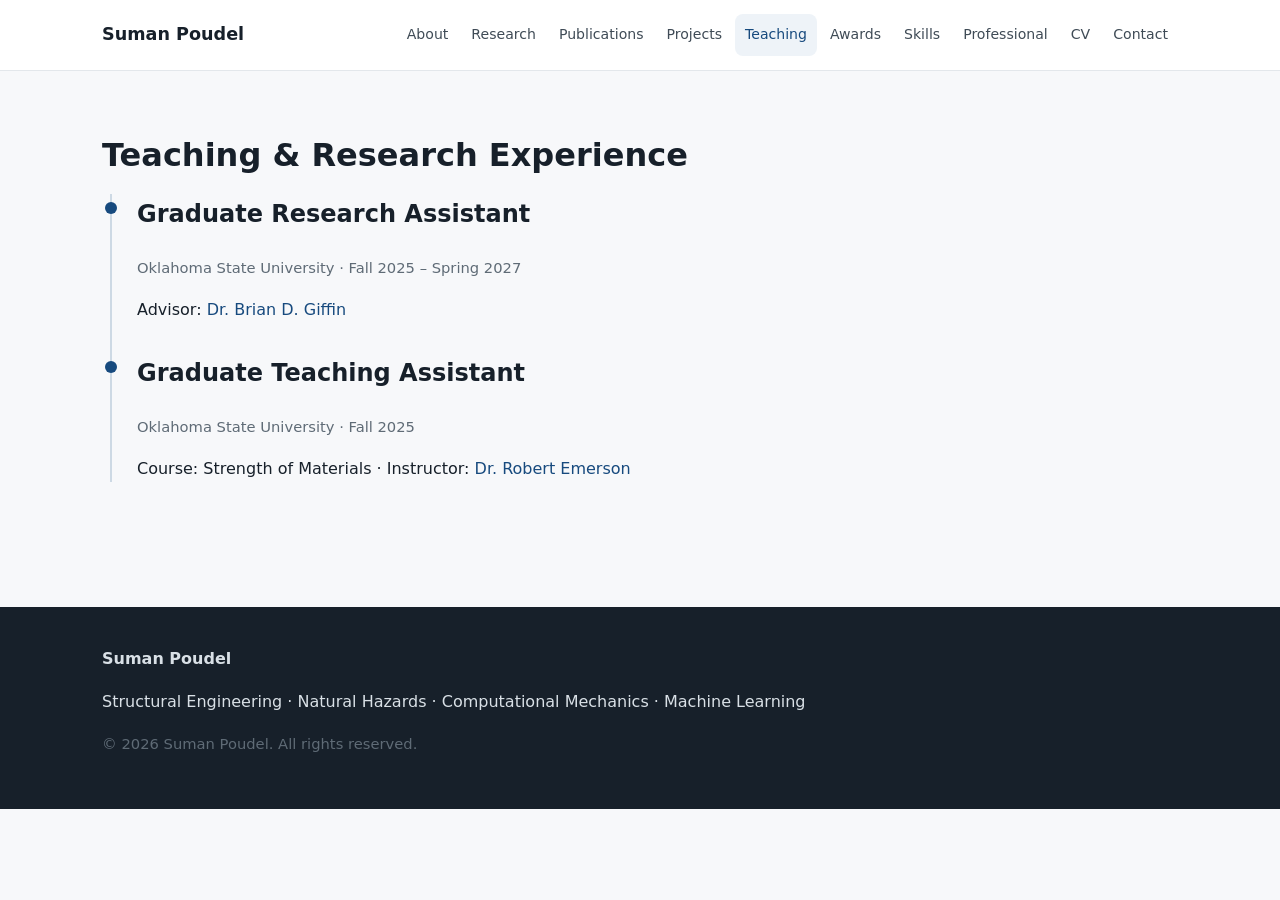
<file: teaching.html>
<!DOCTYPE html><html lang="en"><head><meta charset="UTF-8"><meta name="viewport" content="width=device-width,initial-scale=1.0"><meta name="description" content="Academic website of Suman Poudel"><title>Teaching | Suman Poudel</title><link rel="stylesheet" href="style.css"></head><body><nav class="nav"><div class="nav-inner"><a class="brand" href="index.html">Suman Poudel</a><button class="menu-toggle" aria-label="Open navigation" onclick="toggleMenu()">☰</button><div class="menu" id="menu">
<a href="about.html">About</a><a href="research.html">Research</a><a href="publications.html">Publications</a><a href="projects.html">Projects</a><a href="teaching.html" class="active">Teaching</a><a href="awards.html">Awards</a><a href="skills.html">Skills</a><a href="professional.html">Professional</a><a href="cv.html">CV</a><a href="contact.html">Contact</a>
</div></div></nav><main><section><div class="container"><h1 class="section-title">Teaching & Research Experience</h1><div class="timeline"><div class="timeline-item"><h2>Graduate Research Assistant</h2><div class="meta">Oklahoma State University · Fall 2025 – Spring 2027</div><p>Advisor: <a href="https://bdgiffin.github.io/" target="_blank">Dr. Brian D. Giffin</a></p></div><div class="timeline-item"><h2>Graduate Teaching Assistant</h2><div class="meta">Oklahoma State University · Fall 2025</div><p>Course: Strength of Materials · Instructor: <a href="https://experts.okstate.edu/robert-emerson" target="_blank">Dr. Robert Emerson</a></p></div></div></div></section></main><footer><div class="container"><strong>Suman Poudel</strong><p>Structural Engineering · Natural Hazards · Computational Mechanics · Machine Learning</p><p class="small">© <span id="year"></span> Suman Poudel. All rights reserved.</p></div></footer><script>function toggleMenu(){document.getElementById("menu").classList.toggle("open")}document.querySelectorAll(".menu a").forEach(a=>a.addEventListener("click",()=>document.getElementById("menu").classList.remove("open")));document.getElementById("year").textContent=new Date().getFullYear();</script></body></html>
</file>
<file: style.css>
/* ========================================
   CSS VARIABLES
   ======================================== */

:root {
  --bg: #f7f8fa;
  --surface: #fff;
  --text: #17202a;
  --muted: #5f6b76;
  --accent: #174a7e;
  --accent2: #0f3559;
  --border: #e3e7eb;
  --max: 1120px;
  --shadow: 0 8px 30px rgba(20, 35, 50, 0.07);
}

/* ========================================
   GLOBAL STYLES
   ======================================== */

* {
  box-sizing: border-box;
  scroll-behavior: smooth;
}

body {
  margin: 0;
  font-family:
    Inter,
    system-ui,
    -apple-system,
    "Segoe UI",
    sans-serif;
  color: var(--text);
  background: var(--bg);
  line-height: 1.7;
}

a {
  color: var(--accent);
  text-decoration: none;
}

a:hover {
  text-decoration: underline;
}

/* ========================================
   NAVIGATION
   ======================================== */

.nav {
  position: sticky;
  top: 0;
  z-index: 1000;
  background: rgba(255, 255, 255, 0.97);
  backdrop-filter: blur(10px);
  border-bottom: 1px solid var(--border);
}

.nav-inner {
  max-width: var(--max);
  margin: auto;
  display: flex;
  align-items: center;
  justify-content: space-between;
  min-height: 70px;
  padding: 0 22px;
}

.brand {
  font-weight: 800;
  font-size: 1.1rem;
  color: var(--text);
}

.menu {
  display: flex;
  gap: 3px;
  align-items: center;
  flex-wrap: wrap;
}

.menu a {
  padding: 9px 10px;
  color: #3f4b56;
  font-size: 0.88rem;
  border-radius: 8px;
}

.menu a:hover,
.menu a.active {
  background: #eef3f8;
  color: var(--accent);
  text-decoration: none;
}

.menu-toggle {
  display: none;
  border: 0;
  background: none;
  font-size: 1.5rem;
  cursor: pointer;
}

/* ========================================
   CONTAINER & MAIN CONTENT
   ======================================== */

.container {
  max-width: var(--max);
  margin: auto;
  padding: 0 22px;
}

main {
  padding-bottom: 30px;
}

/* ========================================
   HERO SECTION
   ======================================== */

.hero {
  background: linear-gradient(135deg, #eef4fa, #fff);
  border-bottom: 1px solid var(--border);
}

.hero-inner {
  min-height: 480px;
  display: flex;
  align-items: center;
  padding: 75px 22px;
  justify-content: space-between;
  gap: 2rem;
}

.hero-copy {
  flex: 1;
}

.hero-portrait {
  flex: 0 0 220px;
  display: flex;
  justify-content: center;
  align-items: center;
}

.hero-portrait img {
  width: 220px;
  max-width: 100%;
  height: 320px;
  border-radius: 20px;
  object-fit: cover;
  box-shadow: 0 12px 28px rgba(0, 0, 0, 0.12);
}

@media (max-width: 768px) {
  .hero-inner {
    flex-direction: column;
  }

  .hero-portrait {
    width: 100%;
    flex-basis: auto;
  }
}

.hero h1 {
  font-size: clamp(2.6rem, 6vw, 4.5rem);
  line-height: 1.05;
  margin: 0 0 15px;
  letter-spacing: -0.04em;
}

.subtitle {
  font-size: 1.25rem;
  color: var(--accent);
  font-weight: 700;
}

.hero p {
  max-width: 800px;
  font-size: 1.07rem;
  color: var(--muted);
}

/* ========================================
   SECTIONS
   ======================================== */

section {
  padding: 65px 0;
}

.section-title {
  font-size: 2rem;
  line-height: 1.2;
  margin: 0 0 10px;
}

.section-intro {
  color: var(--muted);
  max-width: 800px;
  margin: 0 0 30px;
}

/* ========================================
   GRID & CARDS
   ======================================== */

.grid {
  display: grid;
  grid-template-columns: repeat(2, minmax(0, 1fr));
  gap: 20px;
}

.grid.three {
  grid-template-columns: repeat(3, minmax(0, 1fr));
}

.card {
  background: var(--surface);
  border: 1px solid var(--border);
  border-radius: 12px;
  padding: 23px;
  box-shadow: var(--shadow);
}

.card h3 {
  margin: 0 0 7px;
}

.card + .card {
  margin-top: 24px;
}

/* ========================================
   TEXT & TAGS
   ======================================== */

.meta,
.small {
  color: var(--muted);
  font-size: 0.92rem;
}

.tag {
  display: inline-block;
  background: #edf3f8;
  color: var(--accent2);
  padding: 5px 10px;
  border-radius: 999px;
  font-size: 0.82rem;
  margin: 4px;
}

/* ========================================
   TIMELINE
   ======================================== */

.timeline {
  border-left: 2px solid #cdd9e4;
  margin-left: 8px;
  padding-left: 25px;
}

.timeline-item {
  position: relative;
  margin-bottom: 30px;
}

.timeline-item:before {
  content: "";
  position: absolute;
  left: -32px;
  top: 8px;
  width: 12px;
  height: 12px;
  border-radius: 50%;
  background: var(--accent);
}

/* ========================================
   PUBLICATIONS
   ======================================== */

.pub {
  padding: 18px 0;
  border-bottom: 1px solid var(--border);
}

/* ========================================
   LISTS
   ======================================== */

ul {
  padding-left: 22px;
}

/* ========================================
   STATISTICS
   ======================================== */

.stats {
  display: grid;
  grid-template-columns: repeat(4, 1fr);
  gap: 14px;
  margin: 28px 0;
}

.stat {
  background: #fff;
  border: 1px solid var(--border);
  padding: 18px;
  text-align: center;
  border-radius: 10px;
}

.stat .num {
  display: block;
  font-size: 1.6rem;
  font-weight: 800;
  color: var(--accent);
}

/* ========================================
   BUTTONS
   ======================================== */

.actions {
  display: flex;
  gap: 12px;
  flex-wrap: wrap;
  margin-top: 25px;
}

.btn {
  display: inline-block;
  padding: 11px 18px;
  border-radius: 8px;
  border: 1px solid var(--accent);
  font-weight: 700;
}

.btn.primary {
  background: var(--accent);
  color: #fff;
}

.btn.secondary {
  background: #fff;
}

/* ========================================
   FOOTER
   ======================================== */

footer {
  background: #17202a;
  color: #d9e0e6;
  padding: 38px 0;
}

/* ========================================
   CONTACT GRID
   ======================================== */

.contact-grid {
  display: grid;
  grid-template-columns: repeat(3, 1fr);
  gap: 18px;
}

/* ========================================
   RESPONSIVE DESIGN
   ======================================== */

@media (max-width: 850px) {
  .menu-toggle {
    display: block;
  }

  .menu {
    display: none;
    position: absolute;
    top: 70px;
    left: 0;
    right: 0;
    background: #fff;
    border-bottom: 1px solid var(--border);
    padding: 10px 20px;
  }

  .menu.open {
    display: flex;
    flex-direction: column;
    align-items: stretch;
  }

  .menu a {
    padding: 11px;
  }

  .grid,
  .grid.three,
  .contact-grid {
    grid-template-columns: 1fr;
  }

  .stats {
    grid-template-columns: repeat(2, 1fr);
  }

  .hero-inner {
    min-height: auto;
    padding: 65px 22px;
  }
}
</file>
